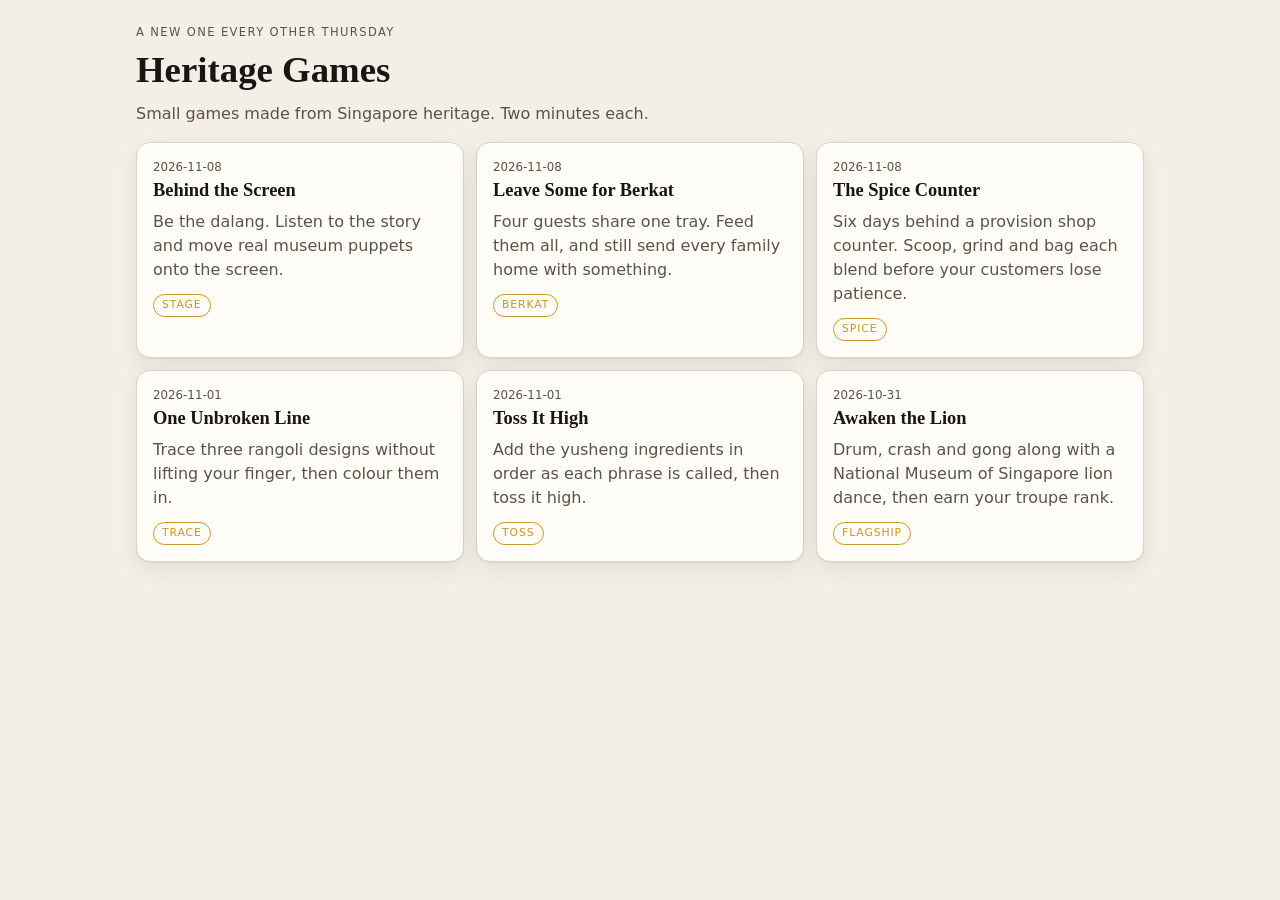
<file: index.html>
<!doctype html>
<html lang="en">
<head>
<meta charset="utf-8">
<meta name="viewport" content="width=device-width,initial-scale=1,viewport-fit=cover">
<title>Heritage Games</title>
<link rel="stylesheet" href="shell/tokens.css">
<link rel="stylesheet" href="shell/shell.css">
</head>
<body>
<div class="wrap">
  <header>
    <div class="kicker">A new one every other Thursday</div>
    <h1>Heritage Games</h1>
    <p class="muted">Small games made from Singapore heritage. Two minutes each.</p>
  </header>
  <main id="list" class="grid"></main>
</div>
<script type="module">
import { loadManifest, el, recall } from './shell/shell.js';
const list = document.getElementById('list');
loadManifest().then(m => {
  if (!m.games.length) { list.append(el('p', { class: 'muted' }, 'Nothing published yet.')); return; }
  for (const g of m.games) {
    const played = recall(`done:${g.slug}`);
    // A flagship lives in its own project, so its entry carries an href instead of a game.json.
    list.append(el('a', { class: 'card tile', href: g.href || `play.html?g=${encodeURIComponent(g.slug)}` },
      el('div', { class: 'when' }, g.publish || ''),
      el('h2', {}, g.title),
      el('p', { class: 'muted', style: 'margin:.2em 0 .6em' }, g.blurb || ''),
      el('span', { class: 'tag' }, g.tag || g.mechanic),
      played ? el('span', { class: 'when', style: 'margin-left:8px' },
        `played — ${played.score}/${played.total}`) : null
    ));
  }
}).catch(err => {
  list.append(el('div', { class: 'card stage' },
    el('h2', {}, 'Could not load the manifest'),
    el('p', { class: 'muted' }, String(err.message || err)),
    el('p', { class: 'muted' }, 'Serve the folder rather than opening the file: ./serve.sh')));
});
</script>
</body>
</html>
</file>
<file: shell/tokens.css>
:root{
  --ink:#1a1512;
  --ink-soft:#5c5248;
  --paper:#f4efe6;
  --card:#fffdf8;
  --line:#ddd2c0;
  --accent:#b3321f;
  --accent-soft:#f3d9d3;
  --gold:#c8962c;
  --ok:#2f7a4f;
  --bad:#b3321f;
  --r:14px;
  --shadow:0 1px 2px rgba(26,21,18,.06), 0 8px 24px rgba(26,21,18,.07);
  --fs-display:clamp(1.6rem,4.5vw,2.3rem);
  --font:ui-serif,"Iowan Old Style","Source Serif 4",Georgia,serif;
  --font-ui:ui-sans-serif,-apple-system,"Inter",system-ui,sans-serif;
}
@media (prefers-color-scheme:dark){
  :root:not([data-theme="light"]){
    --ink:#f0e9df; --ink-soft:#a99e90; --paper:#16130f; --card:#211c17;
    --line:#39312a; --accent:#e4654c; --accent-soft:#3a211c; --gold:#d9ab4a;
    --shadow:0 1px 2px rgba(0,0,0,.4), 0 8px 24px rgba(0,0,0,.35);
  }
}
:root[data-theme="dark"]{
  --ink:#f0e9df; --ink-soft:#a99e90; --paper:#16130f; --card:#211c17;
  --line:#39312a; --accent:#e4654c; --accent-soft:#3a211c; --gold:#d9ab4a;
}
</file>
<file: shell/shell.css>
*{box-sizing:border-box}
html,body{margin:0;padding:0}
body{
  background:var(--paper); color:var(--ink);
  font-family:var(--font-ui); line-height:1.5;
  -webkit-font-smoothing:antialiased;
  min-height:100dvh;
}
/* Same page width as Awaken the Lion, so every page in the hub lines up. */
.wrap{max-width:1040px;margin:0 auto;padding:24px max(16px,env(safe-area-inset-right,0px)) 48px max(16px,env(safe-area-inset-left,0px))}
#head p{max-width:60ch}
#list{grid-template-columns:repeat(auto-fill,minmax(300px,1fr))}
.topbar{display:flex;align-items:center;gap:12px;padding:14px 0;font-size:.82rem}
.topbar a{color:var(--ink-soft);text-decoration:none}
.topbar a:hover{color:var(--accent)}
.topbar .spacer{flex:1}
.kicker{font-size:.72rem;letter-spacing:.12em;text-transform:uppercase;color:var(--ink-soft)}
h1{font-family:var(--font);font-size:var(--fs-display);line-height:1.15;margin:.2em 0 .3em;font-weight:600}
h2{font-family:var(--font);font-size:1.15rem;margin:0 0 .3em;font-weight:600}
p{margin:0 0 1em}
.muted{color:var(--ink-soft)}
.card{background:var(--card);border:1px solid var(--line);border-radius:var(--r);box-shadow:var(--shadow)}
.stage{padding:18px;margin-bottom:14px}
.btn{
  font:inherit;font-weight:600;cursor:pointer;border-radius:10px;
  border:1px solid var(--line);background:var(--card);color:var(--ink);
  padding:11px 16px;transition:transform .08s ease, background .15s ease;
}
.btn:hover{background:var(--accent-soft)}
.btn:active{transform:translateY(1px)}
.btn.primary{background:var(--accent);border-color:var(--accent);color:#fff}
.btn.primary:hover{filter:brightness(1.08)}
.btn:disabled{opacity:.45;cursor:default}
.row{display:flex;gap:10px;flex-wrap:wrap}
.progress{height:4px;background:var(--line);border-radius:99px;overflow:hidden;margin:4px 0 16px}
.progress i{display:block;height:100%;background:var(--accent);transition:width .3s ease}
/* game list */
.grid{display:grid;gap:12px}
.tile{display:block;padding:16px;text-decoration:none;color:inherit}
.tile:hover{border-color:var(--accent)}
.tile .when{font-size:.74rem;color:var(--ink-soft)}
.tag{display:inline-block;font-size:.68rem;letter-spacing:.08em;text-transform:uppercase;
  color:var(--gold);border:1px solid currentColor;border-radius:99px;padding:2px 8px}
/* result */
.result{text-align:center;padding:26px 20px}
.score{font-family:var(--font);font-size:2.6rem;line-height:1;margin:.1em 0}
.result-headline{font-size:clamp(1.4rem,3.5vw,2rem);line-height:1.2;margin:12px auto;max-width:26ch}
.result-headline + .score{font-size:1.5rem;color:var(--ink-soft);margin:14px 0}
.fact{background:var(--accent-soft);border-radius:10px;padding:14px;margin:16px 0;text-align:left}
.credit{font-size:.72rem;color:var(--ink-soft);margin-top:22px}
.credit a{color:inherit}
.loading{text-align:center;padding:34px 20px}
.loading .progress{max-width:220px;margin:14px auto 8px}
/* beats */
.beats{position:relative;height:340px;overflow:hidden;border-radius:10px;background:var(--paper);
  border:1px solid var(--line);touch-action:manipulation;user-select:none}
.beats .lane{position:absolute;top:0;bottom:0;width:33.333%;border-right:1px solid var(--line)}
.beats .lane:last-child{border-right:0}
.beats .hitline{position:absolute;left:0;right:0;bottom:62px;height:2px;background:var(--accent);opacity:.5}
.beats .note{position:absolute;height:18px;border-radius:6px;background:var(--accent);
  left:8%;width:84%;will-change:transform}
.beats .note.gong{background:var(--gold)}
.beats .note.cymbal{background:var(--ok)}
.beats .pads{position:absolute;left:0;right:0;bottom:0;height:62px;display:grid;grid-template-columns:repeat(3,1fr)}
.beats .pad{display:flex;align-items:center;justify-content:center;font-size:.72rem;letter-spacing:.1em;
  text-transform:uppercase;color:var(--ink-soft);border-right:1px solid var(--line);
  border-top:1px solid var(--line);background:var(--card)}
.beats .pad:last-child{border-right:0}
.beats .pad.on{background:var(--accent-soft)}
.beats .judge{position:absolute;left:0;right:0;bottom:120px;text-align:center;
  font-family:var(--font);font-size:1.3rem;pointer-events:none;opacity:0;transition:opacity .15s}
.beats .judge.show{opacity:1}
/* trace */
.trace-wrap{position:relative;width:100%;max-width:560px;margin:6px auto 10px;aspect-ratio:1;
  background:#6b3f2a;border-radius:12px;overflow:hidden;transition:transform .1s ease}
.trace-paint,.trace-board{position:absolute;inset:0;width:100%;height:100%;display:block}
.trace-board{touch-action:none;user-select:none;-webkit-user-select:none}
.trace-guide path{fill:none;stroke:#f6efe2;stroke-opacity:.28;stroke-width:.9;stroke-dasharray:1.6 1.8;stroke-linecap:round}
.trace-line{fill:none;stroke:#fbf6ec;stroke-width:.8;stroke-linecap:round;stroke-linejoin:round}
.trace-rubber{fill:none;stroke:#fbf6ec;stroke-opacity:.6;stroke-width:.7;stroke-linecap:round;stroke-linejoin:round}
.trace-dot{fill:#f6efe2;transition:r .12s ease}
.trace-dot.start{fill:var(--gold)}
.trace-dot.here{fill:var(--gold);r:3}
.trace-wrap.complete .trace-guide{display:none}
.trace-wrap.complete .trace-dot{r:1.2}
.trace-wrap.complete .trace-board{cursor:pointer}
.trace-wrap.broke{transform:translateX(4px)}
.trace-status{text-align:center;min-height:1.5em}
.trace-tools{justify-content:center}
.trace-material{text-align:center;font-size:.85rem;margin:8px 0;min-height:2.5em}
.swatch{font:inherit;font-size:.82rem;font-weight:600;display:inline-flex;align-items:center;gap:6px;cursor:pointer;
  padding:8px 12px 8px 8px;border-radius:99px;border:1px solid var(--line);background:var(--card);color:var(--ink)}
.swatch i{width:18px;height:18px;border-radius:50%;box-shadow:inset 0 0 0 1px rgba(0,0,0,.15)}
.swatch[aria-pressed="true"]{border-color:var(--accent);box-shadow:0 0 0 2px var(--accent-soft)}
/* toss */
.music-controls{display:flex;justify-content:flex-end;margin:0 0 10px}
.music-controls .btn{font-size:.82rem;padding:6px 12px}
.berkat-music{align-items:center;gap:12px;flex-wrap:wrap;font-size:.78rem}
.berkat-music label{display:flex;align-items:center;gap:6px;color:var(--ink-soft)}
.berkat-music input{width:90px;accent-color:var(--accent)}
.berkat-music-note{margin-right:auto}
.berkat-music-note:empty{display:none}
.berkat-music .btn:focus-visible,.berkat-music input:focus-visible{outline:3px solid var(--gold);outline-offset:3px}
.toss-banner{display:flex;flex-direction:column;align-items:center;text-align:center;gap:2px;min-height:5.2em;margin:4px 0 8px}
.toss-banner strong{font-family:var(--font);font-size:1.25rem}
.toss-banner .muted{font-size:.88rem}
.toss{position:relative;min-height:380px;border-radius:12px;background:var(--accent-soft);overflow:hidden;
  display:flex;flex-direction:column;align-items:center;justify-content:space-between;gap:12px;padding:12px 10px 14px;touch-action:none;user-select:none;-webkit-user-select:none}
.toss.tossing{min-height:440px;justify-content:flex-end;cursor:grab}
.toss-plate{width:min(76%,340px);flex:none;aspect-ratio:1;display:block}
.toss-rim{fill:#f6efe2;stroke:#c9b79c;stroke-width:1}
.toss-dish{fill:#fffdf8;stroke:#e4d7c2;stroke-width:.6}
.toss-heap{animation:heap .35s ease-out}
@keyframes heap{from{opacity:0;transform:scale(.6);transform-origin:50px 50px}to{opacity:1;transform:scale(1)}}
.toss-bits{position:absolute;inset:0;width:100%;height:100%;pointer-events:none}
.toss-scale{position:absolute;left:10px;top:12px;bottom:14px;display:flex;flex-direction:column;justify-content:space-between;
  font-size:.66rem;letter-spacing:.08em;text-transform:uppercase;color:var(--ink-soft);border-left:2px dashed var(--line);padding-left:6px}
.toss-tray{display:flex;flex-wrap:wrap;gap:8px;justify-content:center;position:relative;z-index:2}
.toss-chip{font:inherit;font-size:.86rem;font-weight:600;display:inline-flex;align-items:center;gap:8px;cursor:grab;
  padding:8px 12px 8px 8px;border-radius:99px;border:1px solid var(--line);background:var(--card);color:var(--ink);
  touch-action:none;position:relative}
.toss-chip i{width:20px;height:20px;border-radius:50%}
.toss-tray:has(.toss-chip-art){display:grid;grid-template-columns:repeat(3,minmax(0,1fr));width:min(100%,480px)}
.toss-chip-art{flex-direction:column;justify-content:center;gap:2px;padding:6px;border-radius:14px;min-width:0;text-align:center;line-height:1.25}
.toss-chip-art img{width:88px;max-width:100%;height:72px;object-fit:contain;pointer-events:none}
.toss-chip-art span{min-height:2.5em;display:flex;align-items:center;justify-content:center}
@media(min-width:540px){.toss-tray:has(.toss-chip-art){grid-template-columns:repeat(5,minmax(0,1fr));width:min(100%,760px)}}
/* Phones: a compact 5 x 2 grid so the phrase, ingredients and plate all fit on one screen. */
@media(max-width:539px){
  .toss-tray:has(.toss-chip-art){grid-template-columns:repeat(5,minmax(0,1fr));gap:4px}
  .toss-chip-art{padding:3px 2px;border-radius:10px;font-size:.62rem;line-height:1.15;gap:0}
  .toss-chip-art img{width:44px;height:38px}
  .toss-chip-art span{min-height:2.4em}
  .toss-plate{width:min(64%,230px)}
  .toss{min-height:0;gap:8px;padding:8px 6px 10px}
}
.toss-chip.dragging{transition:none;z-index:5;box-shadow:var(--shadow);cursor:grabbing}
.toss-chip.wrong{animation:nope .4s ease}
@keyframes nope{0%,100%{transform:none}25%{transform:translateX(-6px)}75%{transform:translateX(6px)}}
.toss-saying{font-size:1.5rem;letter-spacing:.08em;color:var(--accent);min-height:1.5em}
.toss-scale[hidden]{display:none}
.toss-fact{font-size:.88rem;color:var(--ink-soft);text-align:center;min-height:3em;margin:10px 4px 0}
.toss-pinyin{font-size:.85rem;color:var(--ink-soft);font-style:italic}
.toss-tray[hidden]{display:none}
.toss-shout{position:absolute;z-index:3;transform:translate(-50%,-50%) rotate(var(--tilt,0deg));pointer-events:none;white-space:nowrap;
  font-family:var(--font);font-size:clamp(1.4rem,5vw,2.1rem);font-weight:700;color:var(--accent);text-shadow:0 2px 0 var(--card);
  animation:toss-shout 1.1s ease-out forwards}
@keyframes toss-shout{from{opacity:0;scale:.5}20%{opacity:1;scale:1.1}35%{scale:1}75%{opacity:1}to{opacity:0;margin-top:-28px}}
/* about: the heritage behind a game, under the stage */
.about{display:grid;gap:18px;margin-top:22px;padding-top:18px;border-top:1px solid var(--line)}
.about-title{font-family:var(--font);font-size:1.4rem;margin:0}
.about-figs{display:grid;grid-template-columns:repeat(auto-fit,minmax(220px,1fr));gap:16px}
.about figure{margin:0;display:grid;gap:6px;min-width:0}
.about img{width:100%;height:auto;max-height:300px;object-fit:contain;border-radius:10px;display:block}
.about figcaption{font-size:.8rem;color:var(--ink-soft)}
.about-cards{display:grid;grid-template-columns:repeat(auto-fit,minmax(220px,1fr));gap:14px 22px}
.about-cards h3{font-family:var(--font);font-size:1.05rem;margin:0 0 4px}
.about-cards p{margin:0;color:var(--ink-soft);font-size:.92rem}
.about-sources{font-size:.76rem;color:var(--ink-soft);display:grid;gap:6px}
.about-sources p{margin:0}
.about-sources ul{margin:0;padding-left:18px;display:grid;gap:2px}
.about a{color:inherit}
/* stage: a narrated shadow-puppet stage, full-screen and landscape */
html.stage-lock,html.stage-lock body{overflow:hidden;overscroll-behavior:none}
.stage-theatre{position:fixed;inset:0;z-index:50;display:grid;grid-template-rows:auto 1fr auto;background:#1b120b;color:#f4e9d6;
  font-family:var(--font-ui);touch-action:none;user-select:none;-webkit-user-select:none;
  padding:env(safe-area-inset-top) env(safe-area-inset-right) env(safe-area-inset-bottom) env(safe-area-inset-left)}
.stage-top{position:relative;display:flex;align-items:center;gap:10px;padding:6px 14px 8px;min-height:44px}
.stage-line{flex:1;margin:0;display:grid;gap:2px;min-width:0}
.stage-cue{font-family:var(--font);font-size:clamp(1.15rem,3.4vw,1.7rem);line-height:1.15;color:#ffd98a;min-height:1.15em}
.stage-story{font-size:clamp(.78rem,1.8vw,.95rem);line-height:1.3;color:#d8c8b0}
.stage-replay{flex:none;width:34px;height:34px;border-radius:50%;border:1px solid #6b5640;background:transparent;color:inherit;font-size:1.1rem;cursor:pointer}
.stage-motion-toggle{flex:none;border:1px solid #6b5640;border-radius:18px;padding:7px 10px;background:#2d2116;color:#e9d6b4;font:inherit;font-size:.7rem;cursor:pointer}
.stage-motion-toggle:focus-visible,.stage-replay:focus-visible,.stage-slot:focus-visible{outline:2px solid #ffd98a;outline-offset:3px}
.stage-score{flex:none;font-size:.85rem;font-variant-numeric:tabular-nums;color:#d9ab4a}
.stage-time{position:absolute;left:14px;right:14px;bottom:2px;height:3px;border-radius:2px;background:#d9ab4a;transform-origin:left;transform:scaleX(0)}
.stage-time.run{animation:stage-oil linear forwards}
@keyframes stage-oil{from{transform:scaleX(1)}to{transform:scaleX(0)}}
.stage-screen{position:relative;min-height:0;overflow:hidden;margin:0 12px;border-radius:6px;background:#3a2a1c;transition:background 1.2s}
.lit .stage-screen{background:radial-gradient(ellipse 70% 90% at 50% 0%,#fff8e4 0%,#f6dfab 45%,#d9a45f 100%)}
.stage-begin{position:absolute;left:50%;top:50%;transform:translate(-50%,-50%);font-size:1.05rem}
.stage-mark{position:absolute;height:34%;aspect-ratio:1;transform:translate(-50%,-50%);border-radius:50%;
  border:2px dashed rgba(122,58,18,.55);box-shadow:0 0 28px 6px rgba(255,214,120,.9),inset 0 0 18px rgba(255,214,120,.8);
  animation:stage-glow 1.4s ease-in-out infinite alternate;pointer-events:none}
.stage-mark[hidden]{display:none}
@keyframes stage-glow{to{box-shadow:0 0 40px 12px rgba(255,214,120,.55),inset 0 0 8px rgba(255,214,120,.4)}}
.stage-puppet{position:absolute;transform:translate(-50%,-50%);animation:stage-in .25s ease-out;pointer-events:none}
.stage-puppet.settle{transition:left .35s ease-out,top .35s ease-out}
.stage-motion{position:absolute;inset:0;transform-origin:50% 96%;animation:stage-sway 2.2s ease-in-out infinite}
.motion-tree{animation-name:stage-tree;animation-duration:2.8s}
.motion-fly{transform-origin:50% 55%;animation-name:stage-fly;animation-duration:2s}
.motion-prance{animation-name:stage-prance;animation-duration:1.8s}
.motion-leap{animation-name:stage-leap;animation-duration:1.8s}
.motion-comic{animation-name:stage-comic;animation-duration:2s}
.motion-strong{animation-name:stage-strong;animation-duration:2.2s}
.motion-paused .stage-motion{animation-play-state:paused}
.stage-puppet.leaving .stage-motion{animation-play-state:paused}
@keyframes stage-sway{0%,100%{transform:translateX(-2%) rotate(-4deg)}50%{transform:translate(2%,-1.5%) rotate(4deg)}}
@keyframes stage-tree{0%,100%{transform:rotate(-5deg)}50%{transform:rotate(5deg)}}
@keyframes stage-fly{0%,100%{transform:translate(-9%,3%) rotate(-10deg)}50%{transform:translate(9%,-16%) rotate(10deg)}}
@keyframes stage-prance{0%,50%,100%{transform:translateY(0) rotate(-4deg)}25%{transform:translate(5%,-12%) rotate(7deg)}75%{transform:translate(-5%,-8%) rotate(3deg)}}
@keyframes stage-leap{0%,60%,100%{transform:rotate(-5deg)}30%{transform:translate(4%,-10%) rotate(8deg)}80%{transform:rotate(3deg)}}
@keyframes stage-comic{0%,100%{transform:rotate(-7deg)}35%{transform:rotate(7deg) translateY(-3%)}65%{transform:rotate(-3deg)}}
@keyframes stage-strong{0%,100%{transform:translateX(-3%) rotate(-5deg)}45%{transform:translate(3%,-3%) rotate(6deg)}65%{transform:rotate(4deg)}}
.stage-flip{position:absolute;inset:0}
.stage-flip.flipped{transform:scaleX(-1)}
.stage-flip img{position:absolute;inset:0;width:100%;height:100%}
.stage-flip .stage-cast{filter:brightness(0) blur(3px);opacity:.42;transform:translate(6%,2%)}
.stage-puppet.exit-right{left:130%!important;transition:left .9s ease-in}
.stage-puppet.exit-left{left:-30%!important;transition:left .9s ease-in}
.stage-puppet.exit-up{top:-60%!important;opacity:0;transition:top .9s ease-in,opacity .9s}
.stage-puppet.fall{transform:translate(-50%,-10%) rotate(80deg);opacity:0;transition:transform .9s ease-in,opacity .9s ease-in}
.stage-puppet.fade{opacity:0;transition:opacity .8s}
@keyframes stage-in{from{opacity:0;transform:translate(-50%,-50%) scale(.92)}}
.stage-pop{position:absolute;transform:translate(-50%,-50%);display:grid;justify-items:center;color:#5a2a0c;pointer-events:none;
  animation:stage-rise 1.6s ease-out forwards;white-space:nowrap}
.stage-pop strong{font-family:var(--font);font-size:1.7rem;line-height:1}
.stage-pop span{font-size:.75rem;font-weight:600}
@keyframes stage-rise{from{opacity:0;margin-top:10px}15%{opacity:1;margin-top:0}75%{opacity:1}to{opacity:0;margin-top:-24px}}
.stage-trunk{--trunk-height:clamp(34px,7vh,50px);position:relative;isolation:isolate;z-index:2;display:flex;justify-content:center;gap:2px;margin:-10px 12px 8px;padding:0 20px 0}
.stage-trunk::before{content:'';position:absolute;z-index:-1;left:0;right:0;bottom:0;height:var(--trunk-height);border-radius:45% 22px 22px 35% / 25% 50% 50% 30%;
  background:repeating-linear-gradient(178deg,transparent 0 5px,#d5cb7b26 6px,transparent 7px 11px,#28371955 12px,transparent 13px 17px),
    linear-gradient(90deg,#4d5b2c,#91a35b 8%,#7b9146 40%,#8c9d52 75%,#5d7136 97%),#718344;
  box-shadow:inset 0 3px 3px #d1d58d99,inset 0 -9px 10px #25351ca6,0 5px 8px #0006}
.stage-trunk::after{content:'';position:absolute;z-index:-1;right:-2px;bottom:1px;width:23px;height:calc(var(--trunk-height) - 2px);border-radius:50%;border:2px solid #5e7338;
  background:repeating-radial-gradient(ellipse at 50% 50%,#c9ca87 0 2px,#9baf65 3px 4px,#d4d293 5px 6px);box-shadow:inset -3px -3px 5px #354a3377}
.stage-slot{flex:1 1 0;max-width:84px;min-width:0;display:flex;flex-direction:column;align-items:center;gap:1px;padding:2px;border:0;border-radius:10px;
  background:transparent;color:#f4e9d6;font:inherit;cursor:grab;touch-action:none}
.stage-rack-puppet{position:relative;display:flex;justify-content:center;align-items:flex-end;width:100%;padding-bottom:12px}
.stage-rack-puppet::after{content:'';position:absolute;z-index:-1;width:3px;height:25px;bottom:0;background:linear-gradient(90deg,#49301a,#bf9e59,#60401f);box-shadow:2px 1px 2px #0004}
.stage-slot img{height:clamp(46px,15vh,96px);max-width:100%;object-fit:contain;pointer-events:none;filter:drop-shadow(1px 2px 1px #0005);transition:opacity .2s,filter .2s,transform .2s}
.stage-slot-name{font-size:clamp(.54rem,1.3vw,.7rem);font-weight:600;max-width:100%;overflow:hidden;text-overflow:ellipsis;white-space:nowrap;text-shadow:0 1px 3px #182610;padding:3px 2px 5px}
.stage-slot.centre{margin:0 8px}
.stage-slot.called img{filter:drop-shadow(0 0 5px #ffe5a3);transform:translateY(-4px)}
.stage-slot.out img,.stage-slot.lifted img{opacity:.3}
.stage-slot.picked{background:rgba(217,171,74,.35);outline:2px solid #d9ab4a}
.stage-slot.wrong{animation:nope .4s ease}
.stage-ghost{position:fixed;z-index:60;transform:translate(-50%,-50%);pointer-events:none;filter:drop-shadow(0 6px 10px rgba(0,0,0,.45))}
.stage-rotate{display:none}
@media (orientation:portrait) and (max-width:760px){
  .stage-rotate{display:flex;position:absolute;inset:0;z-index:70;flex-direction:column;align-items:center;justify-content:center;gap:8px;
    background:#1b120b;text-align:center;padding:24px}
  .stage-rotate-icon{font-size:2.4rem;display:inline-block;animation:stage-turn 1.6s ease-in-out infinite}
}
@keyframes stage-turn{0%,30%{transform:rotate(0)}60%,100%{transform:rotate(-90deg)}}
@media (prefers-reduced-motion:reduce){
  .stage-mark,.stage-rotate-icon{animation:none}
  .stage-puppet{animation:none}
  .stage-puppet.settle,.stage-puppet.leaving{transition:none}
  .stage-pop{animation:none}
}
.tray-prompt{text-align:center}
.tray-wrap{width:min(100%,400px);margin:6px auto 0}
.tray-board{display:block;width:100%;height:auto}
.tray-rim{fill:#b8862b}
.tray-face{fill:#d9b062}
.tray-rice{fill:#fbf8f0;stroke:#e8e0cf;stroke-width:.4}
.tray-grain{fill:#fffefa;stroke:#e2d7c1;stroke-width:.15}
.tray-leaf{fill:#3f7a3a;stroke:#2e5c2b;stroke-width:.6}
.tray-slot{fill:none;stroke:#fffdf8;stroke-opacity:.7;stroke-width:.6;stroke-dasharray:1.5 1.5}
.tray-pop{animation:tray-pop .3s ease-out;transform-box:fill-box;transform-origin:center}
@keyframes tray-pop{from{transform:scale(.4);opacity:0}to{transform:scale(1);opacity:1}}
.tray-note{text-align:center;min-height:3em;margin:10px auto;max-width:34em}
.tray-chips{display:grid;grid-template-columns:repeat(auto-fill,minmax(124px,1fr));gap:8px}
.tray-chip{font:inherit;font-size:.86rem;font-weight:600;display:flex;align-items:center;gap:8px;cursor:pointer;
  padding:6px 10px 6px 6px;border:1px solid var(--line);border-radius:12px;background:var(--card);color:var(--ink);text-align:left}
.tray-chip svg{width:40px;height:40px;flex:none}
.tray-chip:hover{border-color:var(--accent)}
.tray-chip[aria-pressed="true"]{border-color:var(--accent);background:var(--accent-soft)}
.tray-chip:disabled{opacity:.45;cursor:default}
@media (prefers-reduced-motion:reduce){.tray-pop{animation:none}}
/* Berkat: a shared meal, with the choices beside the tray. */
.berkat-goal{text-align:center;padding:12px;border-bottom:1px solid var(--line);margin-bottom:12px}
.berkat-goal p{margin:4px 0;font-size:.9rem}
.berkat-status{display:grid;grid-template-columns:repeat(2,minmax(0,1fr));gap:16px;font-size:.8rem;color:var(--ink-soft);margin-bottom:16px}
.berkat-status > div{padding:10px 12px;background:var(--paper);border-radius:10px}
.berkat-status strong{display:block;color:var(--ink);font-size:.9rem;margin-bottom:3px}
.berkat-status span{display:block}
.berkat-layout{display:grid;grid-template-columns:minmax(0,1fr) minmax(0,1fr);gap:28px;align-items:center}
.berkat-request{display:flex;align-items:center;gap:14px;margin-bottom:14px}
.berkat-request-art{width:112px;height:112px;flex:none}
.berkat-banner{display:flex;flex:1;min-width:0;flex-direction:column;gap:8px}
.berkat-banner strong{font-family:var(--font);font-size:1.5rem;line-height:1.25}
.berkat-banner .muted{font-size:.85rem}
.berkat-remaining{font-size:.8rem;font-weight:600;color:var(--ink)}
.berkat-table{position:relative;width:min(100%,440px);aspect-ratio:1;margin:0 auto;border-radius:50%;
  background:repeating-radial-gradient(ellipse at 30% 35%,transparent 0 9px,#b8862b0b 10px 11px),var(--paper)}
.berkat-board{position:absolute;inset:14%;width:72%;height:72%;filter:drop-shadow(0 8px 6px #24150830)}
.berkat-spin{transform-box:view-box;transform-origin:50% 50%;transition:transform .6s cubic-bezier(.3,.7,.3,1)}
.berkat-food{filter:drop-shadow(0 1px .6px #192b1c60)}
.berkat-ring{fill:none;stroke:transparent;stroke-width:1.2}
.berkat-ring.on{stroke:#fff5bd;stroke-width:1.5;stroke-dasharray:2 1.5}
.berkat-pill{fill:rgba(0,0,0,.7)}
.berkat-pip{fill:#fbf6ec}
.berkat-pip.gone{fill:none;stroke:#fbf6ec;stroke-width:.35;stroke-opacity:.6}
.berkat-seat{position:absolute;transform:translate(-50%,-50%);font-size:.8rem;font-weight:600;padding:5px 10px;border-radius:12px;
  background:var(--card);border:1px solid var(--line);white-space:nowrap;display:flex;flex-direction:column;align-items:center;gap:3px}
.berkat-seat.on{border-color:var(--accent);box-shadow:0 0 0 3px var(--accent-soft)}
.berkat-seat-status{font-size:.65rem;color:var(--ink-soft);font-weight:400}
.berkat-dots{display:flex;gap:4px}
.berkat-dots i{width:7px;height:7px;border-radius:50%;border:1px solid var(--ink-soft)}
.berkat-dots i.on{background:var(--ok);border-color:var(--ok)}
.berkat-actions{display:grid;gap:8px}
.berkat-actions .btn{width:100%;font-size:.88rem;min-height:46px}
.berkat-feedback{font-size:.78rem;min-height:3em;color:var(--ink-soft);margin:10px 0}
.berkat-inventory{list-style:none;margin:18px 0 0;padding:0;display:grid;grid-template-columns:repeat(5,minmax(0,1fr));gap:8px}
.berkat-stock{padding:10px 6px;text-align:center;background:var(--paper);border:1px solid var(--line);border-radius:12px}
.berkat-stock.on{border-color:var(--accent);background:var(--accent-soft)}
.berkat-stock.empty{opacity:.55}
.berkat-stock svg{width:72px;height:72px;display:block;margin:0 auto 6px}
.berkat-stock strong{display:block;font-size:.75rem}
.berkat-stock-count{display:block;color:var(--ink-soft);font-size:.68rem;margin-top:3px}
.berkat-reserve-status{text-align:center;font-weight:600;margin:12px 0}
.berkat-reserve-count{display:block;font-size:.75rem;color:var(--ink-soft);margin-top:6px}
.berkat-reserve-adjust{display:flex;justify-content:center;gap:8px;margin-top:10px}
.berkat-reserve-adjust .btn{min-width:38px;min-height:40px;padding:5px 10px}
.berkat-reserve-actions{justify-content:center;margin:16px 0}
.berkat-hint{text-align:center;font-size:.8rem;margin:12px auto;max-width:40em}
.berkat-help{font-size:.8rem;color:var(--ink-soft);border-top:1px solid var(--line);padding-top:10px}
.berkat-help summary{cursor:pointer;color:var(--ink);padding:4px 0}
.berkat-help p{margin:10px 0 0;max-width:65ch}
.berkat-packets{list-style:none;padding:0;display:grid;grid-template-columns:repeat(2,minmax(0,1fr));gap:12px}
.berkat-packets li{padding:16px;border:1px solid var(--line);border-radius:12px;background:var(--paper);font-size:.85rem}
.berkat-packets strong{display:block}
.berkat-packets .muted{display:block;margin-top:6px}
.berkat-packet-art{display:flex;gap:4px;min-height:64px;margin:12px 0;background:#406640;border-radius:6px;padding:6px;width:fit-content}
.berkat-packet-art:empty{display:none}
.berkat-packet-art svg{width:64px;height:64px}
.berkat-actions .btn:focus-visible,.berkat-help summary:focus-visible{outline:3px solid var(--gold);outline-offset:3px}
@media(max-width:620px){
  .berkat-layout{grid-template-columns:1fr;gap:14px}
  .berkat-table{max-width:280px}
  .berkat-seat{padding:5px 7px}
  .berkat-request{gap:10px}
  .berkat-request-art{width:76px;height:76px}
  .berkat-banner{gap:5px}
  .berkat-banner strong{font-size:1.15rem}
  .berkat-inventory{grid-template-columns:repeat(3,minmax(0,1fr))}
  .berkat-status{gap:16px}
  .berkat-packets{grid-template-columns:1fr}
}
@media (prefers-reduced-motion:reduce){.berkat-spin{transition:none}}

/* One feast: choose food on the tray, then pass it to any guest. */
.berkat-setup-packets{display:grid;grid-template-columns:repeat(4,minmax(0,1fr));gap:10px;margin:18px 0}
.berkat-setup-packets > div{padding:10px;border:1px solid var(--line);border-radius:12px;text-align:center;background:var(--paper);font-size:.8rem}
.berkat-setup-packets .berkat-packet-art{margin:8px auto 0;min-height:0;max-width:100%}
.berkat-setup-packets svg{width:40px;height:40px;min-width:0}
.berkat-reserve-options{margin:16px 0}
.berkat-reserve-options > .btn{margin-top:12px;font-size:.8rem}
.berkat-feast .berkat-table-area{padding:10px 0}
.berkat-feast .berkat-layout{grid-template-columns:minmax(0,1.5fr) minmax(0,1fr)}
.berkat-feast .berkat-table{width:100%;display:grid;grid-template-columns:112px minmax(0,1fr) 112px;grid-template-rows:auto auto;gap:18px 10px;align-items:center;max-width:640px;aspect-ratio:auto;background:radial-gradient(ellipse at center,var(--paper),transparent 72%);border-radius:24px}
.berkat-feast .berkat-board{position:static;inset:auto;grid-column:2;grid-row:1 / span 2;align-self:center;width:100%;height:auto}
.berkat-feast .berkat-spin{transition:transform .28s cubic-bezier(.3,.7,.3,1)}
.berkat-dish{cursor:pointer;outline:none}
.berkat-dish[aria-disabled="true"]{cursor:default}
.berkat-dish.empty{opacity:.35}
.berkat-dish:focus-visible .berkat-ring,.berkat-ring.selected{stroke:var(--accent);stroke-width:1.8;stroke-dasharray:none}
.berkat-feast .berkat-seat{position:static;transform:none;width:112px;justify-self:center;font-family:var(--font-ui);font-size:.76rem;line-height:1.2;padding:0;cursor:pointer;gap:0;color:var(--ink);z-index:2;border:0;background:transparent;box-shadow:none;white-space:normal}
.berkat-seat[data-guest="0"]{grid-column:1;grid-row:1}
.berkat-seat[data-guest="1"]{grid-column:3;grid-row:1}
.berkat-seat[data-guest="2"]{grid-column:3;grid-row:2}
.berkat-seat[data-guest="3"]{grid-column:1;grid-row:2}
.berkat-person{display:block;width:112px;height:116px;object-fit:contain;object-position:center bottom;margin:0 auto -3px;pointer-events:none;filter:drop-shadow(0 2px 2px #24150815)}
.berkat-seat-details{display:flex;flex-direction:column;align-items:center;gap:3px;width:100%;padding:5px 6px;border:1px solid var(--line);border-radius:12px;background:var(--card)}
.berkat-person-preview{display:block;object-fit:contain;width:72px;height:76px;margin:0 auto 6px}
.berkat-family-heading{display:flex;align-items:center;gap:14px;margin-bottom:8px}
.berkat-family-heading .berkat-person-preview{margin:0}
.berkat-person-fallback{display:grid;place-items:center;width:100%;height:116px;color:var(--ink-soft)}
.berkat-favorite{font-size:.58rem;color:var(--ink-soft);font-weight:400}
.berkat-feast .berkat-seat-status{font-size:.58rem}
.berkat-feast .berkat-seat.on,.berkat-feast .berkat-seat.ready{box-shadow:none}
.berkat-seat.on .berkat-seat-details{border-color:var(--accent);box-shadow:0 0 0 2px var(--accent-soft)}
.berkat-seat.ready .berkat-seat-details{border-color:var(--gold);box-shadow:0 0 0 2px var(--gold)}
.berkat-seat.satisfied .berkat-seat-details{border-color:var(--ok)}
.berkat-feast .berkat-seat:disabled{cursor:default}
.berkat-seat.just-served .berkat-person{animation:berkat-smile .45s ease-out}
.berkat-seat:focus-visible{outline:3px solid var(--accent);outline-offset:3px}
.berkat-feast .berkat-plate-piece{display:block;width:18px;height:18px;border:1px solid var(--line);border-radius:50%;background:var(--paper);overflow:hidden}
.berkat-plate-piece svg{display:block;width:100%;height:100%}
.berkat-dish-choice{display:block;width:100%;padding:0;border:0;background:transparent;color:inherit;font:inherit;cursor:pointer}
.berkat-dish-choice:disabled{cursor:default;opacity:.45}
.berkat-dish-choice:focus-visible{outline:3px solid var(--gold);outline-offset:3px;border-radius:8px}
.berkat-selection{font-size:.88rem;min-height:3em;margin:10px 0}
.berkat-reaction{font-size:.9rem;min-height:6em;background:var(--accent-soft);border-left:3px solid var(--accent);padding:14px;border-radius:10px;margin-top:14px}
.berkat-delivery{display:block;font-size:.75rem;margin-top:8px}
.berkat-serving{position:absolute;width:46px;height:46px;pointer-events:none;z-index:4;filter:drop-shadow(0 3px 3px #24150830)}
.berkat-variety{display:inline-block;margin-top:8px;padding:7px 12px;border-radius:99px;color:var(--ok);background:var(--paper);font-size:.85rem;font-weight:600}
.berkat-celebration .berkat-packets li{animation:berkat-fold .5s both;animation-delay:var(--packet-delay,0ms);transform-origin:center bottom}
@keyframes berkat-smile{0%,100%{transform:translateY(0) scale(1)}45%{transform:translateY(-4px) scale(1.06) rotate(-2deg)}}
@keyframes berkat-fold{from{opacity:0;transform:translateY(12px) scale(.9)}to{opacity:1;transform:translateY(0) scale(1)}}
@media(max-width:900px){
  .berkat-feast .berkat-layout{grid-template-columns:1fr}
}
@media(max-width:620px){
  .berkat-setup-packets{grid-template-columns:repeat(2,minmax(0,1fr))}
  .berkat-feast .berkat-table{max-width:340px;grid-template-columns:repeat(2,minmax(0,1fr));grid-template-rows:auto auto auto;gap:12px;background:none}
  .berkat-feast .berkat-board{grid-column:1 / span 2;grid-row:2;width:min(100%,260px);justify-self:center}
  .berkat-seat[data-guest="0"]{grid-column:1;grid-row:1}
  .berkat-seat[data-guest="1"]{grid-column:2;grid-row:1}
  .berkat-seat[data-guest="2"]{grid-column:2;grid-row:3}
  .berkat-seat[data-guest="3"]{grid-column:1;grid-row:3}
  .berkat-feast .berkat-seat{width:100px}
  .berkat-person{width:96px;height:100px}
  .berkat-feast .berkat-table-area{padding:10px 0}
  .berkat-feast .berkat-request-art{width:64px;height:64px}
  .berkat-reaction{display:none}
  .berkat-reaction.has-reaction{display:block;position:fixed;bottom:max(12px,env(safe-area-inset-bottom));left:16px;right:16px;z-index:10;min-height:0;margin:0;padding:10px 12px;font-size:.83rem;box-shadow:var(--shadow);pointer-events:none}
}
@media(prefers-reduced-motion:reduce){
  .berkat-feast .berkat-spin{transition:none}
  .berkat-seat.just-served .berkat-person,.berkat-celebration .berkat-packets li{animation:none}
}

/* Contextual dish information. */
.berkat-info-link{display:inline-block;font:inherit;font-size:.78rem;color:var(--accent);background:none;border:0;text-decoration:underline;text-underline-offset:3px;cursor:pointer;min-height:36px;padding:6px 4px}
.berkat-info-link:disabled{opacity:.5;cursor:default}
.berkat-stock > .berkat-info-link{margin-top:5px}
.berkat-selected-info{border-left:2px solid var(--line);padding:4px 0 4px 10px;margin:0 0 12px;font-size:.82rem}
.berkat-selected-info[hidden]{display:none}
.berkat-selected-info p{margin:0}
body.berkat-guide-open{overflow:hidden}
.berkat-dish-dialog{width:min(640px,calc(100% - 28px));max-height:90dvh;margin:auto;padding:20px;border:1px solid var(--line);border-radius:18px;background:var(--card);color:var(--ink);font-family:var(--font-ui);box-shadow:var(--shadow);overflow:auto}
.berkat-dish-dialog::backdrop{background:#1a1512a6}
.berkat-guide-close-row{display:flex;justify-content:flex-end;position:sticky;top:-20px;background:var(--card);padding:0 0 10px;z-index:1}
.berkat-guide-close-row .btn{font-size:.8rem}
.berkat-guide-heading{display:flex;align-items:center;gap:20px;margin-bottom:16px}
.berkat-guide-art{width:180px;height:180px;flex:none}
.berkat-guide-heading h2{font-size:1.8rem;line-height:1.2}
.berkat-guide-heading h2:focus{outline:none}
.berkat-guide-subtitle{font-size:.95rem;margin:8px 0 0}
.berkat-dish-dialog > p{font-size:.93rem}
.berkat-dish-facts{display:grid;grid-template-columns:140px minmax(0,1fr);gap:10px 16px;margin:18px 0;padding:16px;border-radius:12px;background:var(--paper);font-size:.88rem}
.berkat-dish-facts dt{font-weight:600}
.berkat-dish-facts dd{margin:0}
.berkat-dish-story{border-left:3px solid var(--gold);padding-left:12px}
.berkat-dish-dialog .berkat-guide-variation{font-size:.78rem}
.berkat-dish-sources{font-size:.75rem;color:var(--ink-soft);padding-top:12px;border-top:1px solid var(--line)}
.berkat-dish-sources a{color:inherit}
.berkat-guide-navigation{display:flex;justify-content:space-between;align-items:center;gap:10px;margin-top:20px}
.berkat-guide-navigation .btn{font-size:.8rem}
.berkat-guide-navigation span{font-size:.75rem;white-space:nowrap}
.berkat-info-link:focus-visible{outline:3px solid var(--gold);outline-offset:3px}
@media(max-width:620px){
  .berkat-guide-heading{gap:12px}
  .berkat-guide-art{width:110px;height:110px}
  .berkat-guide-heading h2{font-size:1.4rem}
  .berkat-guide-subtitle{font-size:.83rem}
  .berkat-dish-dialog{padding:16px}
  .berkat-guide-close-row{top:-16px}
  .berkat-dish-facts{grid-template-columns:1fr;gap:4px;padding:12px}
  .berkat-dish-facts dd{margin-bottom:10px}
  .berkat-dish-facts dd:last-child{margin-bottom:0}
}

/* stones */
.stones-banner{display:flex;flex-direction:column;align-items:center;text-align:center;gap:2px;min-height:5.2em;margin:4px 0 8px}
.stones-banner strong{font-family:var(--font);font-size:1.25rem}
.stones-banner .muted{font-size:.88rem}
.stones-field{display:block;width:min(100%,460px);aspect-ratio:1;margin:0 auto;border-radius:12px;background:var(--accent-soft);
  touch-action:none;user-select:none;-webkit-user-select:none;cursor:pointer}
/* spice counter — provision-shop workbench */
.spice-card,.spice-game{--sp-cream:#fff9eb;--sp-ink:#342d22;--sp-muted:#716451;--sp-line:#dfd2b9;--sp-green:#365c48;--sp-gold:#b68029;color:var(--sp-ink)}
.spice-card{max-width:620px;margin:0 auto;text-align:center;padding:24px clamp(12px,4vw,36px);background:var(--sp-cream);border:1px solid var(--sp-line);border-radius:20px}
.spice-card .kicker,.spice-game .kicker{color:var(--sp-muted)}
.spice-card h2{font-size:2rem;margin-bottom:12px}
.spice-card p{color:var(--sp-muted)}
.spice-intro-art{display:flex;justify-content:center;margin:14px auto 8px;max-width:330px}
.spice-intro-art svg{width:33.333%;filter:drop-shadow(0 5px 3px #342d2210)}
.spice-steps{list-style:none;counter-reset:spice-steps;text-align:left;padding:0;margin:22px 0;display:grid;gap:12px}
.spice-steps li{counter-increment:spice-steps;position:relative;padding-left:36px;font-size:.88rem}
.spice-steps li::before{content:counter(spice-steps);position:absolute;left:0;top:0;display:grid;place-items:center;width:25px;height:25px;border-radius:50%;background:#e5ebdc;color:var(--sp-green);font-weight:700}
.spice-chips{display:flex;flex-wrap:wrap;gap:6px;justify-content:center;margin-bottom:16px}
.spice-chip{display:inline-flex;align-items:center;gap:5px;font-size:.75rem;font-weight:600;padding:3px 9px 3px 3px;border-radius:7px;background:#f3ebd9;color:var(--sp-ink)}
.spice-chip svg{width:28px;height:22px;flex:none}
.spice-targets{display:grid;grid-template-columns:repeat(3,1fr);gap:6px;margin:24px 0}
.spice-targets>div{display:grid;gap:3px;padding:12px 5px;border:1px solid var(--sp-line);border-radius:10px}
.spice-targets span,.spice-stars{color:#a66e15;letter-spacing:.1em}
.spice-targets strong{font-size:1.4rem;font-family:var(--font)}
.spice-targets small{font-size:.7rem;color:var(--sp-muted)}
.spice-card .btn.primary,.spice-game .btn.primary{background:var(--sp-green);border-color:var(--sp-green);color:#fff}
.spice-card>.btn{min-width:190px}
.spice-stars{font-size:2.6rem;margin:14px 0}
.spice-actions{justify-content:center}
.spice-game{display:grid;gap:14px;touch-action:manipulation;-webkit-user-select:none;user-select:none;font-size:.875rem}
.spice-hud{display:flex;align-items:center;gap:16px;flex-wrap:wrap;padding:12px 16px;background:var(--sp-cream);border:1px solid var(--sp-line);border-radius:12px}
.spice-day-title{display:grid;gap:1px;min-width:100px}
.spice-day-title strong{font-family:var(--font);font-size:1.15rem}
.spice-earnings{min-width:110px;margin-left:auto}
.spice-earnings strong{font-size:1.3rem;font-variant-numeric:tabular-nums}
.spice-earnings .muted{color:var(--sp-muted);font-size:.75rem}
.spice-earnings-bar{display:block;height:4px;border-radius:4px;background:#e8dec9;margin-top:4px;overflow:hidden}
.spice-earnings-bar i{display:block;height:100%;background:var(--sp-green);transition:width .3s}
.spice-streak{color:var(--sp-green);font-weight:700;font-size:.75rem}
.spice-hud>.muted{color:var(--sp-muted);font-size:.75rem}
.spice-hud-controls{display:flex;gap:6px}
.spice-pause,.spice-mute{font:inherit;font-size:.75rem;background:transparent;border:1px solid var(--sp-line);border-radius:7px;color:var(--sp-ink);cursor:pointer;padding:8px 10px;min-height:36px}
.spice-work{display:grid;gap:14px}
.spice-work.paused{opacity:.4;filter:grayscale(1)}
.spice-pause-notice{margin:0;padding:14px;border:1px solid var(--sp-line);border-radius:10px;background:var(--sp-cream);text-align:center}
.spice-storefront{border:1px solid #463f29;border-radius:12px;overflow:hidden;background:#324c3d;box-shadow:0 4px 0 #2d36281a}
.spice-signboard{display:flex;align-items:center;justify-content:space-between;padding:15px 22px 13px;color:#f4e5b9;background:#293f31;border-bottom:3px solid #c0a16a}
.spice-signboard>div{display:grid;gap:3px}
.spice-signboard small{font-size:.58rem;letter-spacing:.18em;color:#d1c39c}
.spice-signboard strong{font:500 1.65rem var(--font);letter-spacing:.02em}
.spice-open-sign{font-size:.63rem;letter-spacing:.14em;border:1px solid #d9bd81;color:#eed7a3;padding:5px 11px;transform:rotate(5deg);box-shadow:2px 2px 0 #1c2c20}
.spice-awning{height:20px;background:repeating-linear-gradient(90deg,#e8d2a0 0,#e8d2a0 32px,#a6583d 32px,#a6583d 64px);border-bottom:4px solid #0002;box-shadow:0 5px 8px #0002;position:relative;z-index:1}
.spice-shop{position:relative;display:grid;grid-template-columns:repeat(var(--spots),minmax(0,1fr));gap:12px;padding:15px 18px 0;min-height:205px;overflow:hidden;background:linear-gradient(0deg,#1e3128aa,#354e3e66)}
.spice-shelves{position:absolute;inset:0;width:100%;height:100%;object-fit:cover;object-position:center 43%;opacity:.88;pointer-events:none}
.spice-spot{position:relative;font:inherit;display:flex;flex-direction:column;align-items:center;justify-content:flex-end;gap:3px;min-width:0;background:none;border:0;border-radius:6px 6px 0 0;padding:5px 6px 10px;color:#fff7df;cursor:pointer}
.spice-spot>*{pointer-events:none}
.spice-spot:disabled{cursor:default}
.spice-spot.focus{background:linear-gradient(0deg,#e1c68a28,transparent)}
.spice-spot.target{background:#e1c68a18}
.spice-order-bubble{position:relative;display:block;max-width:180px;background:#f5e9cc;color:#4a3c27;border:1px solid #dcc294;border-radius:7px;padding:7px 12px;box-shadow:0 3px 7px #0002;min-height:30px;margin-bottom:6px}
.spice-order-bubble::after{content:'';position:absolute;bottom:-5px;left:calc(50% - 4px);width:8px;height:8px;transform:rotate(45deg);background:#f5e9cc;border-right:1px solid #dcc294;border-bottom:1px solid #dcc294}
.spice-spot.focus .spice-order-bubble{background:#fff9e9;border:2px solid #d0a250;padding:6px 11px}
.spice-spot.focus .spice-order-bubble::after{background:#fff9e9}
.spice-spot:not(.here) .spice-order-bubble{visibility:hidden}
.spice-portrait{width:min(110px,100%);height:100px;display:flex;align-items:flex-end;justify-content:center}
.spice-portrait img{display:block;width:100%;height:100%;object-fit:contain;object-position:center bottom;animation:spice-arrive .25s ease-out;filter:drop-shadow(0 2px 2px #17251b70)}
.spice-spot:not(.here) .spice-portrait::after{content:'';width:45px;height:58px;border-radius:50% 50% 12px 12px;background:#ffffff07;margin-bottom:5px}
.spice-person-name{font-size:.68rem;font-weight:600;min-height:1em}
.spice-want{font-size:.8rem;font-weight:700;line-height:1.2;text-align:center}
.spice-customer-action{font-size:.6rem;line-height:1.2;text-align:center;color:#e3d5b3;min-height:1.2em}
.spice-patience{display:block;width:100%;height:5px;border-radius:99px;background:#ffffff25;overflow:hidden}
.spice-patience i{display:block;height:100%;width:0;background:#92c79a}
.spice-patience i[data-mood="neutral"]{background:#e8bf5d}
.spice-patience i[data-mood="cross"]{background:#f48466}
.spice-spot .spice-patience{max-width:100px;margin-top:4px}
.spice-spot:not(.here) .spice-patience{visibility:hidden}
.spice-counter-edge{display:flex;justify-content:space-between;gap:12px;padding:10px 16px;background:repeating-linear-gradient(0deg,#8d653f 0,#8d653f 3px,#926a43 3px,#926a43 10px);border-top:5px solid #b08a59;color:#fff1cf;font-size:.66rem}
.spice-counter-edge>span:last-child{color:#f1dfb7}
.spice-say{position:absolute;left:2px;right:2px;top:4px;z-index:2;padding:7px;border-radius:7px;font-size:.75rem;font-weight:600;line-height:1.25;background:#fff9eb;color:var(--sp-ink);box-shadow:0 3px 12px #0003;opacity:0;transition:opacity .15s}
.spice-say.show{opacity:1}
.spice-say.good{color:#2b6641}
.spice-say.bad{color:#a63824}
.spice-bench{display:grid;gap:14px;grid-template-areas:'order' 'ingredients' 'output'}
.spice-bench>*{min-width:0;scroll-margin-top:70px}
.spice-work-nav{display:flex;position:sticky;top:8px;z-index:4;gap:4px;background:#fff9ebf5;border:1px solid var(--sp-line);border-radius:8px;padding:5px;box-shadow:0 3px 10px #342d221a}
.spice-work-nav button{flex:1;display:flex;gap:6px;align-items:center;justify-content:center;font:600 .7rem var(--font-ui);padding:8px 4px;background:none;border:0;border-radius:4px;color:var(--sp-green);cursor:pointer;min-height:36px}
.spice-work-nav button:hover{background:#e9eddf}
.spice-work-nav button>span{font-size:.6rem;border:1px solid #b9c7a9;border-radius:50%;width:18px;height:18px;display:grid;place-items:center}
@media (min-width:760px){.spice-work-nav{display:none}}
.spice-section-head{display:flex;align-items:center;gap:8px;margin-bottom:12px}
.spice-section-head h3,.spice-tray-heading h3{font:600 .9rem var(--font-ui);margin:0}
.spice-section-head>span:last-child:not(.spice-step-number){margin-left:auto;font-size:.68rem;color:var(--sp-muted)}
.spice-step-number{display:grid;place-items:center;flex:none;width:23px;height:23px;border-radius:50%;font-size:.7rem;font-weight:700;background:var(--sp-green);color:#fff}
.spice-pad{position:relative;grid-area:order;background:#fff9e9;border:1px solid #dfd2b6;border-radius:3px;padding:18px 18px 22px;box-shadow:0 4px 7px #5e472512;align-self:start;clip-path:polygon(0 0,100% 0,100% calc(100% - 5px),96% 100%,92% calc(100% - 5px),88% 100%,84% calc(100% - 5px),80% 100%,76% calc(100% - 5px),72% 100%,68% calc(100% - 5px),64% 100%,60% calc(100% - 5px),56% 100%,52% calc(100% - 5px),48% 100%,44% calc(100% - 5px),40% 100%,36% calc(100% - 5px),32% 100%,28% calc(100% - 5px),24% 100%,20% calc(100% - 5px),16% 100%,12% calc(100% - 5px),8% 100%,4% calc(100% - 5px),0 100%)}
.spice-receipt-top{display:flex;align-items:center;justify-content:space-between;gap:8px;padding-bottom:10px;margin-bottom:12px;border-bottom:1px dashed #c5b48e}
.spice-receipt-top .spice-section-head{margin:0}
.spice-receipt-top>span{font: .7rem ui-monospace,monospace;color:#877655}
.spice-receipt-customer{font-size:.6rem;letter-spacing:.1em;color:#837052}
.spice-pad>strong{display:block;font-family:var(--font);font-size:1.3rem;line-height:1.25;margin-top:4px}
.spice-form{display:inline-block;font-size:.68rem;color:#655436;background:#efe6ce;border-radius:4px;padding:4px 7px;margin:9px 0 15px}
.spice-receipt-columns{display:flex;justify-content:space-between;font-size:.53rem;letter-spacing:.08em;color:#897754;border-bottom:1px solid #dfd3b8;padding-bottom:6px}
.spice-rows{display:grid;grid-template-columns:1fr;gap:0}
.spice-row{display:flex;align-items:center;gap:8px;font-size:.78rem;padding:7px 0;border-bottom:1px solid #e8dec8;min-width:0}
.spice-row svg{width:28px;height:23px;flex:none}
.spice-row>span{flex:1}
.spice-row b{font:600 .8rem ui-monospace,monospace;white-space:nowrap;min-width:42px;text-align:right}
.spice-row.done{color:#2e603c}
.spice-row.done b::after{content:' ✓';font-size:.65rem}
.spice-row.over{color:#a23824;background:#f9e4d760}
.spice-receipt-total{display:grid;gap:2px;padding-top:12px;margin-top:4px}
.spice-receipt-total strong{font-family:var(--font);font-size:1rem}
.spice-receipt-total>span{font-size:.67rem;color:#837052}
.spice-pad.complete .spice-receipt-total strong{color:#366647}
.spice-pad.has-error .spice-receipt-total strong{color:#a23824}
.spice-recipe-note{grid-column:1/-1;font-size:.8rem;margin:0;color:var(--sp-muted)}
.spice-peek{display:block;margin-top:10px;padding:9px 12px;font-size:.8rem;background:#fffdf8;color:var(--sp-ink);border-color:#d6c49a}
.spice-peek[hidden]{display:none}
.spice-ingredients{grid-area:ingredients;background:#ede2c9;border:1px solid #cbb993;border-radius:10px;padding:14px;box-shadow:inset 0 0 30px #96704110}
.spice-bowls{display:grid;grid-template-columns:repeat(3,minmax(0,1fr));gap:8px}
.spice-bowl{position:relative;font:inherit;font-size:.76rem;font-weight:600;line-height:1.2;color:var(--sp-ink);background:transparent;border:1px solid transparent;border-radius:8px;padding:5px 4px 7px;cursor:pointer;transition:background .15s,border-color .15s}
.spice-bowl svg{display:block;width:100%;max-width:115px;margin:0 auto;pointer-events:none}
.spice-bowl-name{display:block}
.spice-bowl small{display:block;color:var(--sp-muted);font-size:.62rem;font-weight:400;margin-top:3px}
.spice-bowl:hover{background:#fff7df88;border-color:#c2a573}
.spice-bowl:active{transform:translateY(1px)}
.spice-bowl.scooped{border-color:#a3aa81;background:#f7f6e380}
.spice-bowl-count{position:absolute;right:5px;top:5px;display:none;place-items:center;width:22px;height:22px;background:var(--sp-green);color:#fff;border-radius:50%;font-size:.72rem}
.spice-bowl.scooped .spice-bowl-count{display:grid}
.spice-bowl:disabled{cursor:default}
.spice-bowl:disabled:not(.scooped){opacity:.55}
.spice-bowl.dip>svg{animation:spice-dip .16s ease-out}
.spice-tray{margin-top:14px;border:1px solid #cebd99;border-radius:8px;background:#fff9e9b3;padding:12px}
.spice-tray-heading{display:flex;align-items:center;justify-content:space-between;gap:8px}
.spice-tray-count{font-size:.7rem;color:var(--sp-muted);font-variant-numeric:tabular-nums}
.spice-tray-chips{display:flex;flex-wrap:wrap;gap:5px;min-height:42px;margin:9px 0 12px;font-size:.78rem;align-items:center}
.spice-tray-chips>.muted{color:var(--sp-muted)}
.spice-tray .row{gap:6px}
.spice-game .btn{font-size:.78rem;padding:10px 12px;border-color:var(--sp-line);background:#fffdf5;color:var(--sp-ink)}
.spice-game .btn:disabled{opacity:.45}
.spice-tray .spice-clear{margin-left:auto;background:transparent;border:0;color:#806c4d}
.spice-tray .spice-undo{padding:7px 10px;font-size:.7rem;background:transparent}
.spice-output{grid-area:output;background:var(--sp-cream);border:1px solid var(--sp-line);border-radius:10px;padding:16px;align-self:start}
.spice-prepare-note{font-size:.73rem;line-height:1.4;color:var(--sp-muted);margin:0 0 10px}
.spice-prepare-actions{display:flex;gap:8px;margin-bottom:14px}
.spice-prepare-actions .btn{flex:1;padding:12px 8px;font-size:.8rem}
.spice-mills{display:flex;gap:8px;margin:0 0 16px}
.spice-mill{flex:1;min-width:0;display:grid;grid-template-columns:58px 1fr;align-items:center;gap:6px;font-size:.78rem;color:var(--sp-muted);padding:9px;background:#f0eadb;border-radius:8px}
.spice-mill-art{width:58px;height:55px;overflow:visible}
.spice-mill-copy{display:grid;gap:2px}
.spice-mill-copy>span{font-size:.5rem;letter-spacing:.1em}
.spice-mill-copy>strong{font-size:.72rem;font-weight:600;color:#4b5847}
.spice-mill-copy>small{font-size:.6rem;line-height:1.3}
.spice-mill .spice-patience{grid-column:1/-1;background:#d9cfb8;height:4px}
.spice-mill .spice-patience i{background:var(--sp-gold)}
.spice-wheel{transform-origin:35px 41px}
.spice-mill.busy .spice-wheel{animation:spice-spin 1s linear infinite;transform-box:view-box}
.spice-mill.busy{background:#e7ebda}
.spice-shelf-heading{display:flex;align-items:center;justify-content:space-between;gap:8px;margin:0 0 9px}
.spice-shelf-heading h4{font-size:.75rem;margin:0}
.spice-shelf-heading>span{font-size:.6rem;color:var(--sp-muted)}
.spice-packets{display:grid;grid-template-columns:repeat(3,minmax(0,1fr));gap:8px}
.spice-packet{font:inherit;font-size:.74rem;font-weight:700;line-height:1.2;display:flex;flex-direction:column;align-items:center;justify-content:center;gap:5px;min-height:105px;padding:8px 4px;border-radius:9px;border:1px dashed #d4c6ab;background:#f5eedf;color:var(--sp-muted);cursor:pointer}
.spice-packet-art{width:39px;height:44px;opacity:.2}
.spice-packet small{font-size:.6rem;font-weight:400;line-height:1.35}
.spice-packet:disabled{cursor:default}
.spice-packet.full{border:1px solid #be9a62;background:#f5e4c4;color:#49371e}
.spice-packet.full .spice-packet-art{opacity:1}
.spice-packet.selected{outline:2px solid var(--sp-green);outline-offset:2px;background:#e6ecd7}
.spice-handover{margin-top:14px;padding:12px;background:#e9eddd;border:1px solid #c4d0ad;border-radius:8px}
.spice-handover>strong{font-size:.8rem;color:#365c48}
.spice-handover>p{margin:3px 0 10px;font-size:.7rem;color:#60704f}
.spice-handover-choices{display:grid;gap:6px}
.spice-serve-customer{display:flex;align-items:center;justify-content:space-between;gap:8px;font:inherit;text-align:left;padding:10px;border:1px solid #b5c39e;border-radius:6px;background:#fffdf2;color:#365c48;cursor:pointer;min-height:44px}
.spice-serve-customer strong{font-size:.75rem}
.spice-serve-customer span{font-size:.65rem;color:#766b52}
.spice-serve-customer:hover{background:#f4f7e9;border-color:#56754b}
.spice-put-back{font:inherit;font-size:.65rem;border:0;background:none;padding:10px 4px 0;color:#526148;cursor:pointer;text-decoration:underline}
.spice-game .spice-bin{margin:6px 0 0 10px;padding:4px;font-size:.6rem;color:#a23824;background:none;border:0}
.spice-handover[hidden]{display:none}
.spice-hint{margin:0;padding:10px 14px;border-radius:8px;background:#e9eddf;color:#38503c;text-align:center;font-size:.78rem;line-height:1.4}
.spice-game button:focus-visible,.spice-card button:focus-visible{outline:3px solid #bc732b;outline-offset:3px}
@keyframes spice-dip{50%{transform:translateY(3px) scale(.95)}}
@keyframes spice-spin{to{transform:rotate(360deg)}}
@keyframes spice-pulse{50%{box-shadow:0 0 0 3px #f1d38a60}}
@keyframes spice-arrive{from{transform:translateY(14px);opacity:0}}
@media (min-width:760px){
  .spice-bench{grid-template-columns:minmax(0,1fr) minmax(0,1.5fr);grid-template-areas:'order ingredients' 'output output';align-items:start;gap:14px}
  .spice-ingredients{height:100%}
  .spice-fulfilment{display:grid;grid-template-columns:minmax(0,1fr) minmax(0,1.25fr);gap:24px}
  .spice-collection{border-left:1px solid var(--sp-line);padding-left:24px}
  .spice-rows{grid-template-columns:1fr}
  .spice-bowl svg{max-width:106px}
}
@media (min-width:760px) and (max-width:1000px){
  .spice-mill{grid-template-columns:1fr;justify-items:center;text-align:center;padding:8px 5px}
  .spice-mill-art{height:44px}
}
@media (max-width:440px){
  .spice-hud{gap:8px;padding:10px}
  .spice-day-title{flex:1}
  .spice-hud-controls{width:100%;justify-content:flex-end}
  .spice-earnings{margin-left:0;min-width:90px}
  .spice-signboard{padding:12px 14px}
  .spice-signboard strong{font-size:1.35rem}
  .spice-signboard small{font-size:.46rem;letter-spacing:.1em}
  .spice-open-sign{font-size:.5rem;padding:4px 7px}
  .spice-shop{padding:12px 5px 0;gap:3px;min-height:190px}
  .spice-spot{padding:3px 2px 8px}
  .spice-portrait{height:75px}
  .spice-order-bubble{padding:5px;min-height:30px}
  .spice-spot.focus .spice-order-bubble{padding:4px}
  .spice-counter-edge{font-size:.58rem;padding:8px 10px}
  .spice-counter-edge>span:last-child{display:none}
  .spice-want{font-size:.7rem;overflow-wrap:anywhere}
  .spice-customer-action{font-size:.6rem}
  .spice-pad,.spice-output,.spice-ingredients{padding:12px}
  .spice-row{font-size:.75rem;gap:7px}
  .spice-row svg{width:23px}
  .spice-section-head>span:last-child:not(.spice-step-number){font-size:.6rem}
  .spice-bowls{gap:6px}
  .spice-bowl{font-size:.7rem}
}
@media (prefers-reduced-motion:reduce){
  .spice-game *{animation:none!important;transition:none!important}
}

/* The spice counter is a game viewport, with all stations within reach. */
.spice-page .wrap{max-width:1400px}
.spice-page #head p{display:none}
.spice-page .spice-about{font-size:.78rem;color:var(--ink-soft);margin-top:12px}
.spice-page .spice-about>summary{cursor:pointer;padding:8px 0}
.spice-playing{overflow:hidden}
.spice-playing .wrap{height:100dvh;max-width:1600px;padding:0 6px;margin:0 auto}
.spice-playing .topbar,.spice-playing #head,.spice-playing #root>.progress,.spice-playing #root>.music-controls,.spice-playing .spice-about{display:none}
.spice-playing #root{height:100%;min-height:0}
.spice-playing .spice-stage{height:100%;padding:6px;margin:0;border:0;border-radius:0;background:var(--paper);box-shadow:none}
.spice-stage:fullscreen{width:100%;height:100dvh;max-width:none;margin:0;padding:max(6px,env(safe-area-inset-top)) max(6px,env(safe-area-inset-right)) max(6px,env(safe-area-inset-bottom)) max(6px,env(safe-area-inset-left));overflow:auto;background:var(--paper)}
.spice-stage:fullscreen>.spice-card{margin:20px auto}
.spice-game{position:relative;height:100%;min-height:0;grid-template-rows:auto minmax(0,1fr);gap:6px}
.spice-game .spice-hud{padding:6px 10px;gap:10px;border-radius:7px;min-height:42px;flex-wrap:nowrap}
.spice-game .spice-day-title{min-width:85px}
.spice-game .spice-day-title .kicker{font-size:.56rem}
.spice-game .spice-day-title strong{font-size:.95rem}
.spice-game .spice-earnings{min-width:90px}
.spice-game .spice-earnings strong{font-size:1.1rem}
.spice-game .spice-hud-controls{width:auto;gap:4px;flex-wrap:nowrap}
.spice-game .spice-pause,.spice-game .spice-mute,.spice-game .spice-fullscreen{font:inherit;font-size:.65rem;color:var(--sp-ink);border:1px solid var(--sp-line);border-radius:5px;background:none;padding:6px 8px;min-height:30px;cursor:pointer;white-space:nowrap}
.spice-back{font-size:.65rem;color:var(--sp-muted);white-space:nowrap}
.spice-game .spice-work{min-height:0;grid-template-rows:clamp(100px,21dvh,160px) minmax(0,1fr) auto;gap:6px}
.spice-game .spice-storefront{display:grid;grid-template-rows:30px 9px minmax(0,1fr) 20px;min-height:0;border-radius:7px}
.spice-game .spice-signboard{padding:4px 12px;border-bottom-width:1px}
.spice-game .spice-signboard>div{display:flex;align-items:center;gap:14px}
.spice-game .spice-signboard strong{font-size:1.05rem;order:-1}
.spice-game .spice-signboard small{font-size:.48rem}
.spice-game .spice-open-sign{font-size:.48rem;padding:2px 7px;transform:none}
.spice-game .spice-awning{height:9px;border-bottom-width:2px}
.spice-game .spice-shop{min-height:0;gap:8px;padding:3px 8px 0}
.spice-game .spice-spot{display:grid;grid-template-columns:76px minmax(0,1fr);grid-template-rows:auto minmax(0,1fr) auto 4px;column-gap:8px;row-gap:2px;align-items:center;justify-content:center;padding:3px 6px;background:#183025db;border:1px solid #cfcd9c55;border-radius:6px}
.spice-game .spice-spot.focus{background:#2e4938ed;border-color:#f4d48b;box-shadow:inset 0 0 0 1px #f4d48b}
.spice-game .spice-spot.urgent{border-color:#ef997c}
.spice-game .spice-spot.urgent .spice-wait{color:#ffe6d3;background:#8c3626;border-radius:3px;padding:0 3px}
.spice-game .spice-spot.departed{background:#26392ee6;border-color:#a89a80}
.spice-game .spice-spot.departed .spice-portrait img{opacity:.55;filter:grayscale(1)}
.spice-game .spice-spot.departed .spice-wait{color:#ffd8b8}
.spice-wait{grid-column:2;grid-row:3;font-size:.64rem;line-height:1.2;color:#e8dec4;justify-self:start;font-variant-numeric:tabular-nums}
.spice-game .spice-portrait{grid-column:1;grid-row:1/5;width:76px;height:76px;align-self:end}
.spice-game .spice-order-bubble{grid-column:2;grid-row:2;min-height:0;padding:4px 7px;max-width:none;margin:0;justify-self:start}
.spice-game .spice-spot.focus .spice-order-bubble{padding:3px 6px}
.spice-game .spice-order-bubble::after{display:none}
.spice-game .spice-person-name{display:block;grid-column:2;grid-row:1;font-size:.68rem;font-weight:600;line-height:1.1;white-space:nowrap;overflow:hidden;text-overflow:ellipsis;color:#fff5d7;min-height:0;text-align:left}
.spice-game .spice-customer-action{display:none}
.spice-game .spice-patience{height:4px}
.spice-game .spice-spot .spice-patience{grid-column:2;grid-row:4;margin:0 0 3px;max-width:120px;align-self:start}
.spice-game .spice-want{font-size:.72rem}
.spice-game .spice-counter-edge{padding:2px 10px;border-top-width:2px;font-size:.56rem}
.spice-game .spice-bench{min-height:0;display:grid;grid-template-columns:minmax(0,.95fr) minmax(0,1.6fr) minmax(0,1.15fr);grid-template-areas:'order ingredients output';grid-template-rows:minmax(0,1fr);align-items:stretch;gap:8px}
.spice-game .spice-pad,.spice-game .spice-output,.spice-game .spice-ingredients{min-height:0;height:auto;overflow:auto;align-self:stretch;padding:12px;scrollbar-width:thin}
.spice-game .spice-section-head{margin-bottom:8px;gap:6px}
.spice-game .spice-section-head h3{font-size:.78rem}
.spice-game .spice-step-number{width:20px;height:20px;font-size:.6rem}
.spice-game .spice-receipt-top{margin-bottom:8px;padding-bottom:8px}
.spice-game .spice-receipt-top .spice-section-head{margin:0}
.spice-game .spice-pad>strong{font-size:1.15rem}
.spice-game .spice-form{font-size:.64rem;margin:7px 0 10px}
.spice-game .spice-row{padding:5px 0;font-size:.75rem}
.spice-game .spice-row svg{width:23px;height:21px}
.spice-game .spice-receipt-total{padding-top:8px}
.spice-game .spice-ingredients{display:flex;flex-direction:column}
.spice-game .spice-bowls{min-height:0;flex:1;overflow:auto;grid-template-columns:repeat(4,minmax(0,1fr));grid-auto-rows:minmax(65px,1fr);gap:5px;align-content:start}
.spice-game .spice-bowl{padding:2px 3px 5px;font-size:.7rem;display:flex;flex-direction:column;align-items:center;justify-content:center;min-height:0}
.spice-game .spice-bowl>svg{width:100%;height:clamp(36px,8dvh,75px);max-width:100px;flex:0 1 auto;min-height:25px}
.spice-game .spice-bowl>small{display:none}
.spice-game .spice-bowl-count{width:18px;height:18px;font-size:.6rem;right:2px;top:2px}
.spice-game .spice-tray{flex:none;margin-top:8px;padding:8px}
.spice-game .spice-tray-heading h3{font-size:.75rem}
.spice-game .spice-tray-chips{margin:5px 0;min-height:24px;font-size:.68rem;gap:3px}
.spice-game .spice-chip{font-size:.65rem;padding:2px 5px;gap:2px}
.spice-game .spice-chip svg{width:18px;height:16px}
.spice-game .spice-tray .btn{padding:5px 8px;font-size:.65rem;min-height:28px}
.spice-game .spice-fulfilment{display:block}
.spice-game .spice-collection{border:0;padding:0}
.spice-game .spice-prepare-actions{margin-bottom:8px;gap:5px}
.spice-game .spice-prepare-actions .btn{padding:9px 5px;font-size:.72rem;min-height:36px}
.spice-game .spice-mills{margin-bottom:10px;gap:5px}
.spice-game .spice-mill{grid-template-columns:40px 1fr;gap:4px;padding:6px;justify-items:stretch;text-align:left}
.spice-game .spice-mill-art{width:40px;height:44px}
.spice-game .spice-mill-copy>strong{font-size:.65rem}
.spice-game .spice-mill-copy>small{font-size:.55rem}
.spice-game .spice-packets{gap:4px}
.spice-game .spice-packet{min-height:88px;padding:5px 3px;font-size:.66rem}
.spice-game .spice-packet-art{width:29px;height:33px}
.spice-game .spice-packet small{font-size:.54rem}
.spice-game .spice-handover{padding:8px;margin-top:8px}
.spice-game .spice-handover-choices{grid-template-columns:repeat(2,minmax(0,1fr));gap:4px}
.spice-game .spice-serve-customer{display:grid;gap:2px;padding:6px;min-height:40px}
.spice-game .spice-serve-customer strong{font-size:.65rem}
.spice-game .spice-serve-customer span{font-size:.58rem}
.spice-game .spice-hint{padding:4px 8px;font-size:.68rem;border-radius:5px}
.spice-game .spice-pause-notice{position:absolute;top:55px;left:15px;right:15px;z-index:6;box-shadow:0 3px 12px #0003}
.spice-game .spice-work-nav,.spice-next-station,.spice-rotate-cover{display:none}
@media (max-height:500px) and (orientation:landscape){
  .spice-game .spice-hud{min-height:34px;padding:3px 7px;gap:8px}
  .spice-game .spice-day-title strong{font-size:.8rem}
  .spice-game .spice-day-title .kicker{display:none}
  .spice-game .spice-work{grid-template-rows:82px minmax(0,1fr) auto;gap:4px}
  .spice-game .spice-storefront{grid-template-rows:5px minmax(0,1fr) 13px}
  .spice-game .spice-signboard{display:none}
  .spice-game .spice-awning{height:5px;border:0}
  .spice-game .spice-counter-edge{font-size:.48rem;padding:0 8px}
  .spice-game .spice-counter-edge>span:last-child{display:none}
  .spice-game .spice-shop{padding:0 4px;gap:4px}
  .spice-game .spice-spot{grid-template-columns:40px minmax(0,1fr);gap:2px 4px;padding:0 3px}
  .spice-game .spice-portrait{width:40px;height:43px}
  .spice-game .spice-want{font-size:.68rem;line-height:1.1;text-align:left}
  .spice-game .spice-person-name{font-size:.6rem}
  .spice-game .spice-wait{font-size:.59rem}
  .spice-game .spice-order-bubble{padding:3px 5px}
  .spice-game .spice-spot.focus .spice-order-bubble{padding:2px 4px}
  .spice-game .spice-spot .spice-patience{margin:0}
  .spice-game .spice-spot{row-gap:1px}
  .spice-game .spice-shop{padding:2px 4px}
  .spice-game .spice-receipt-customer{display:block;font-size:.55rem;line-height:1.1}
  .spice-game .spice-bench{gap:5px;grid-template-columns:minmax(0,1fr) minmax(0,1.65fr) minmax(0,1.2fr)}
  .spice-game .spice-pad,.spice-game .spice-output,.spice-game .spice-ingredients{padding:7px}
  .spice-game .spice-section-head{margin-bottom:5px}
  .spice-game .spice-section-head h3{font-size:.68rem}
  .spice-game .spice-section-head>span:last-child:not(.spice-step-number){display:none}
  .spice-game .spice-pad>strong{font-size:1rem}
  .spice-game .spice-receipt-top{padding-bottom:5px;margin-bottom:5px}
  .spice-game .spice-receipt-customer{font-size:.5rem}
  .spice-game .spice-form{font-size:.55rem;padding:2px 4px;margin:4px 0 5px}
  .spice-game .spice-row{padding:3px 0;font-size:.65rem;gap:3px}
  .spice-game .spice-row b{font-size:.65rem}
  .spice-game .spice-row svg{width:18px;height:17px}
  .spice-game .spice-receipt-columns{font-size:.45rem;padding-bottom:3px}
  .spice-game .spice-receipt-total{padding-top:4px;margin-top:0}
  .spice-game .spice-receipt-total strong{font-size:.78rem}
  .spice-game .spice-receipt-total>span{font-size:.53rem}
  .spice-game .spice-bowls{grid-auto-rows:minmax(44px,1fr);gap:2px}
  .spice-game .spice-bowl{font-size:.58rem;padding:1px 2px 3px}
  .spice-game .spice-bowl>svg{height:31px;min-height:22px}
  .spice-game .spice-tray{padding:5px;margin-top:4px}
  .spice-game .spice-tray-heading h3{font-size:.62rem}
  .spice-game .spice-tray-count{font-size:.55rem}
  .spice-game .spice-tray-chips{min-height:14px;margin:3px 0;font-size:.6rem}
  .spice-game .spice-chip{font-size:.5rem;padding:1px 3px}
  .spice-game .spice-chip svg{display:none}
  .spice-game .spice-tray .btn{min-height:25px;padding:3px 6px;font-size:.58rem}
  .spice-game .spice-prepare-note{font-size:.6rem;margin-bottom:5px}
  .spice-game .spice-prepare-actions{margin-bottom:5px}
  .spice-game .spice-prepare-actions .btn{min-height:30px;padding:5px;font-size:.62rem}
  .spice-game .spice-mills{margin-bottom:6px}
  .spice-game .spice-mill{grid-template-columns:30px 1fr;padding:4px}
  .spice-game .spice-mill-art{width:30px;height:30px}
  .spice-game .spice-mill-copy>strong{font-size:.55rem}
  .spice-game .spice-mill-copy>small{display:none}
  .spice-game .spice-shelf-heading{margin-bottom:4px}
  .spice-game .spice-shelf-heading h4{font-size:.6rem}
  .spice-game .spice-packet{min-height:62px;font-size:.56rem;gap:3px}
  .spice-game .spice-packet-art{width:22px;height:24px}
  .spice-game .spice-packet small{font-size:.45rem}
  .spice-game .spice-hint{font-size:.58rem;padding:3px 6px;white-space:nowrap;overflow:hidden;text-overflow:ellipsis}
  .spice-game .spice-streak,.spice-game .spice-hud>.muted{display:none}
}
@media (max-width:759px) and (orientation:portrait){
  .spice-game .spice-hud{flex-wrap:wrap;gap:5px;padding:6px}
  .spice-game .spice-day-title{flex:1}
  .spice-game .spice-hud-controls{width:auto;flex:1;justify-content:flex-start}
  .spice-game .spice-streak,.spice-game .spice-hud>.muted{display:none}
  .spice-game .spice-work{grid-template-rows:120px 40px minmax(0,1fr) auto}
  .spice-game .spice-storefront{grid-template-rows:7px minmax(0,1fr) 17px}
  .spice-game .spice-signboard{display:none}
  .spice-game .spice-awning{height:7px}
  .spice-game .spice-spot{display:flex;padding:2px;gap:1px}
  .spice-game .spice-portrait{width:36px;height:32px;order:0}
  .spice-game .spice-order-bubble{padding:3px 5px;order:2;min-height:0}
  .spice-game .spice-want{font-size:.6rem}
  .spice-game .spice-person-name{order:1;font-size:.58rem}
  .spice-game .spice-wait{order:4;font-size:.56rem;align-self:center}
  .spice-game .spice-spot.focus .spice-order-bubble{padding:2px 4px}
  .spice-game .spice-spot .spice-patience{order:5;width:80%;margin:0;flex:none}
  .spice-game .spice-work-nav{display:flex;position:static;box-shadow:none;padding:2px;min-height:0}
  .spice-game .spice-work-nav button{min-height:32px;padding:3px;font-size:.65rem}
  .spice-game .spice-work-nav button[aria-pressed="true"]{background:var(--sp-green);color:#fff}
  .spice-game .spice-bench{display:block;min-height:0;overflow:hidden}
  .spice-game .spice-bench>section{height:100%;display:none}
  .spice-game .spice-bench[data-station="order"]>.spice-pad,.spice-game .spice-bench[data-station="output"]>.spice-output{display:block}
  .spice-game .spice-bench[data-station="ingredients"]>.spice-ingredients{display:flex}
  .spice-game .spice-next-station{display:block;margin-top:8px;padding:8px 12px;font-size:.7rem}
  .spice-game .spice-bowls{grid-template-columns:repeat(3,minmax(0,1fr));grid-auto-rows:minmax(55px,1fr)}
  .spice-game .spice-bowl>svg{height:clamp(30px,6dvh,50px)}
  .spice-game .spice-fullscreen{font-size:.6rem}
}
.spice-rotate-cover{position:absolute;inset:0;z-index:10;align-content:center;justify-items:center;gap:14px;padding:24px;background:#fff9eb;text-align:center;border:1px solid #dfd2b9;border-radius:10px}
.spice-rotate-cover h2{font-size:1.6rem;margin:0}
.spice-rotate-cover p{font-size:.9rem;color:#716451;max-width:28ch;margin:0}
.spice-rotate-phone{font-size:3.5rem;line-height:1;color:#365c48}
.spice-continue-upright{font:inherit;font-size:.8rem;border:0;background:none;color:#716451;text-decoration:underline;cursor:pointer;padding:10px}
@media (max-width:759px) and (orientation:portrait) and (pointer:coarse){
  .spice-game:not(.allow-upright) .spice-rotate-cover{display:grid}
}
@media (max-height:500px) and (orientation:landscape){
  .spice-game .spice-pad{clip-path:none}
  .spice-game .spice-receipt-customer{display:block;font-size:.5rem;line-height:1.1}
  .spice-game .spice-receipt-top{margin-bottom:3px;padding-bottom:3px}
  .spice-game .spice-pad>strong{font-size:.87rem;margin:0}
  .spice-game .spice-row{padding:2px 0;min-height:19px}
  .spice-game .spice-row svg{height:15px}
  .spice-game .spice-receipt-total>span{display:none}
  .spice-game .spice-form{margin:3px 0 4px;line-height:1.2}
  .spice-game .spice-tray{display:grid;grid-template-columns:1fr auto;align-items:center;gap:4px}
  .spice-game .spice-tray-heading h3,.spice-game .spice-tray-chips{display:none}
  .spice-game .spice-tray .row{gap:4px;flex-wrap:nowrap}
}
/* Direct corrections and the scoop stay within each sack's existing space. */
.spice-sack{position:relative;min-width:0;min-height:0}
.spice-game .spice-sack>.spice-bowl{width:100%;height:100%}
.spice-return-scoop{position:absolute;left:3px;top:3px;z-index:1;display:grid;place-items:center;width:28px;height:28px;padding:0;border:1px solid #b9a581;border-radius:50%;background:#fff9eb;color:#705032;box-shadow:0 1px 3px #342d2226;font:600 1.1rem var(--font-ui);cursor:pointer;touch-action:manipulation}
.spice-return-scoop[hidden]{display:none}
.spice-return-scoop:hover{background:#f4ddc7;border-color:#9d724b}
.spice-scoop-cursor{position:absolute;z-index:8;width:80px;height:80px;object-fit:contain;pointer-events:none;filter:drop-shadow(1px 3px 2px #342d2240);transform-origin:25% 75%}
.spice-scoop-cursor[hidden]{display:none}
.spice-scoop-cursor.scooping{animation:spice-scoop .3s ease-in-out}
.spice-packet-order{font:700 .68rem ui-monospace,monospace;color:#365c48;line-height:1}
.spice-packet-order:empty{display:none}
.spice-game .spice-spot.target{border-color:#f5d27b;box-shadow:inset 0 0 0 2px #f5d27b;background:#354b25ed}
.spice-serve-customer.match{border:2px solid #52713e;background:#f6f9e9}
.spice-serve-customer:disabled{opacity:.45;cursor:default}
@media (hover:hover) and (pointer:fine){.spice-game .spice-bowl:not(:disabled){cursor:none}}
@media (max-height:500px) and (orientation:landscape){
  .spice-game .spice-packet{gap:2px}
  .spice-game .spice-packet-art{height:18px;width:18px}
  .spice-packet-order{font-size:.55rem}
  .spice-return-scoop{width:26px;height:26px;left:1px;top:1px;font-size:1rem}
  .spice-game .spice-tray .btn{font-size:.54rem;padding:3px 4px}
}
@keyframes spice-scoop{40%{transform:translate(0,7px) rotate(-14deg)}75%{transform:translate(0,-4px) rotate(7deg)}}
@media (prefers-reduced-motion:reduce){.spice-scoop-cursor{animation:none!important}}
</file>
